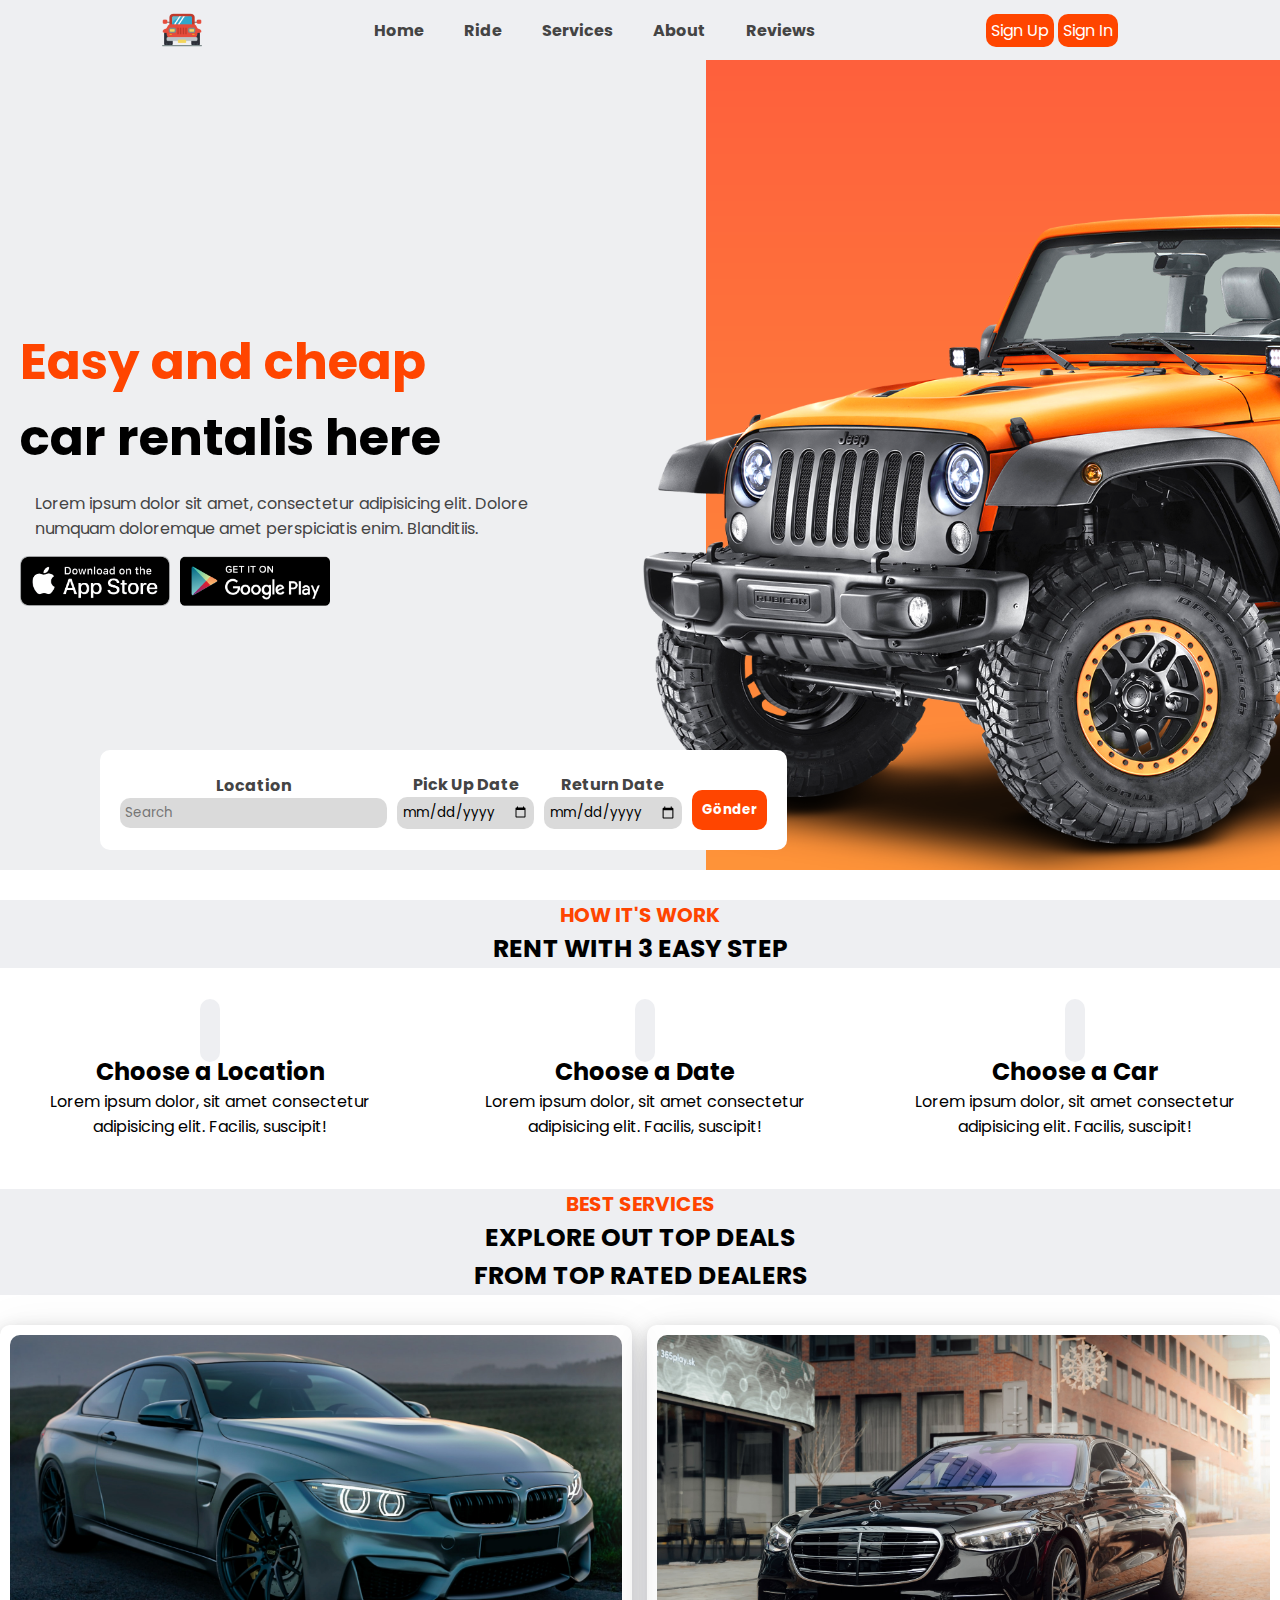
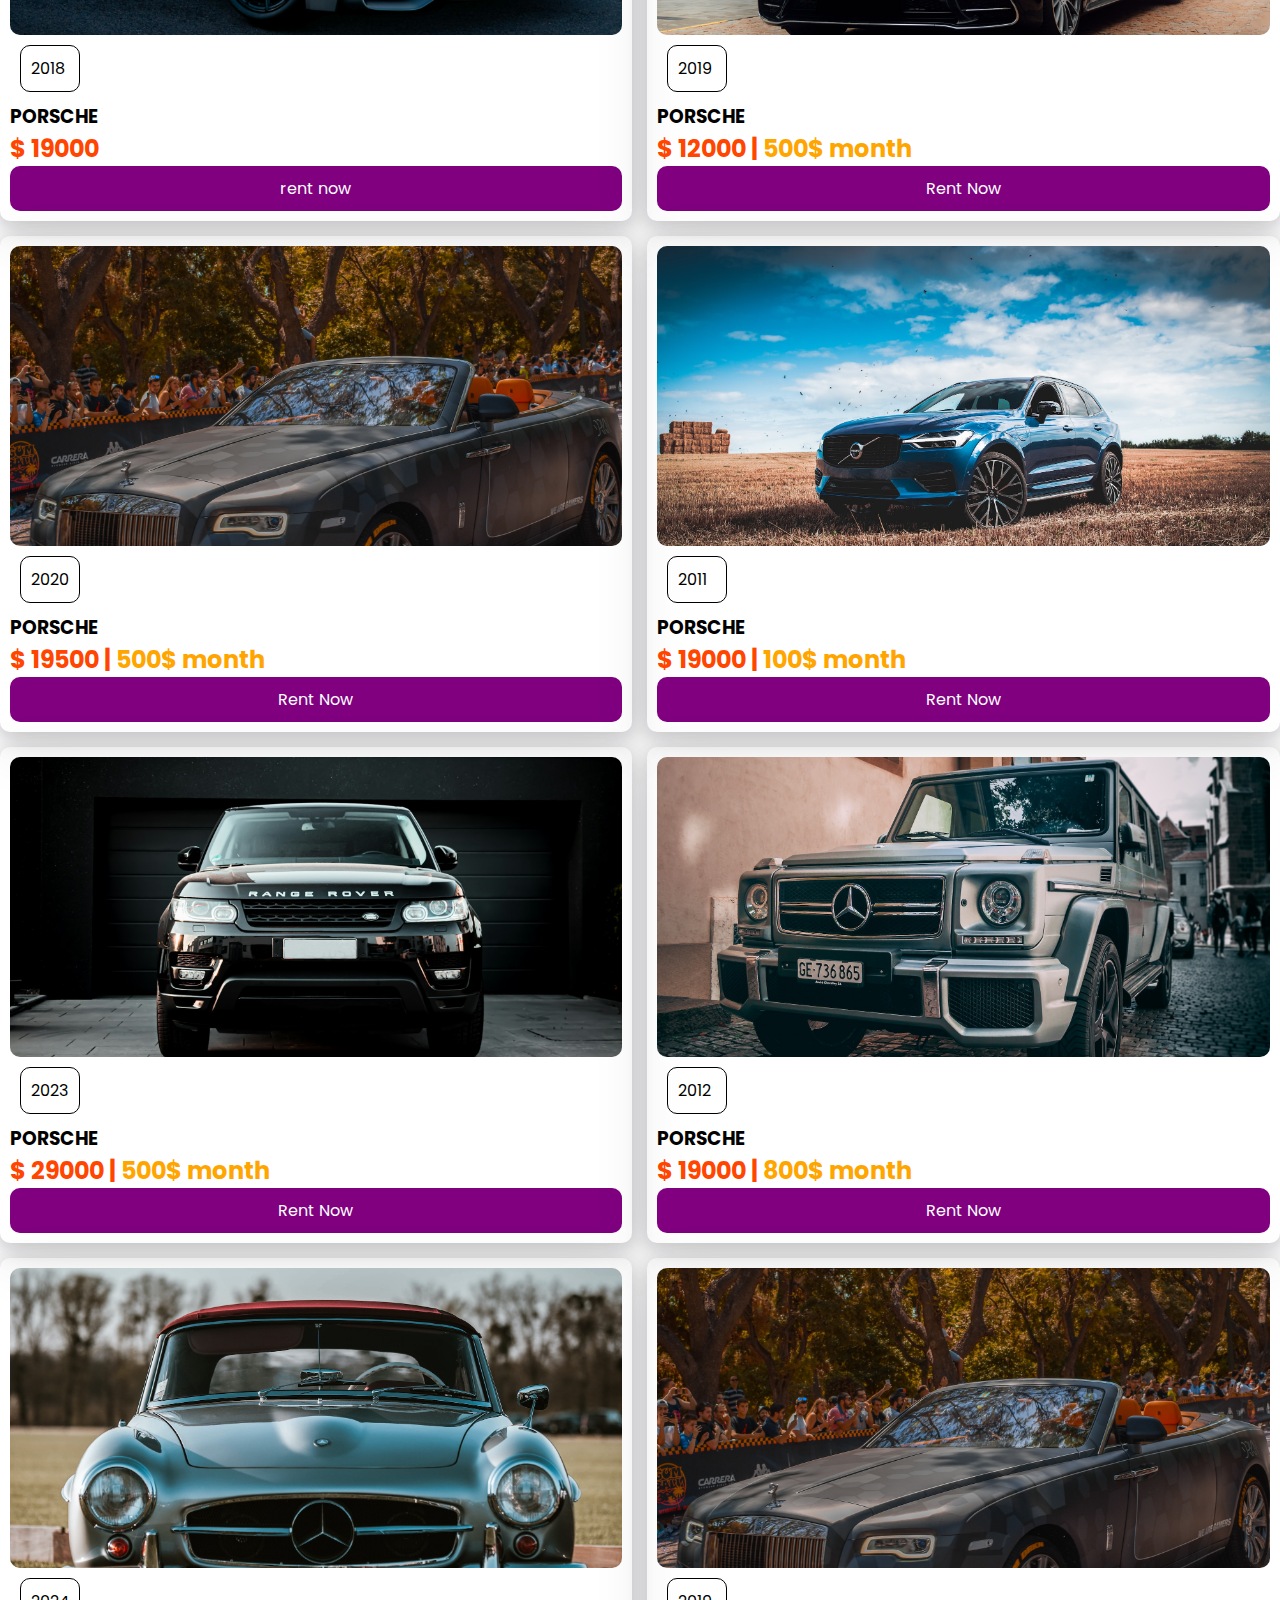
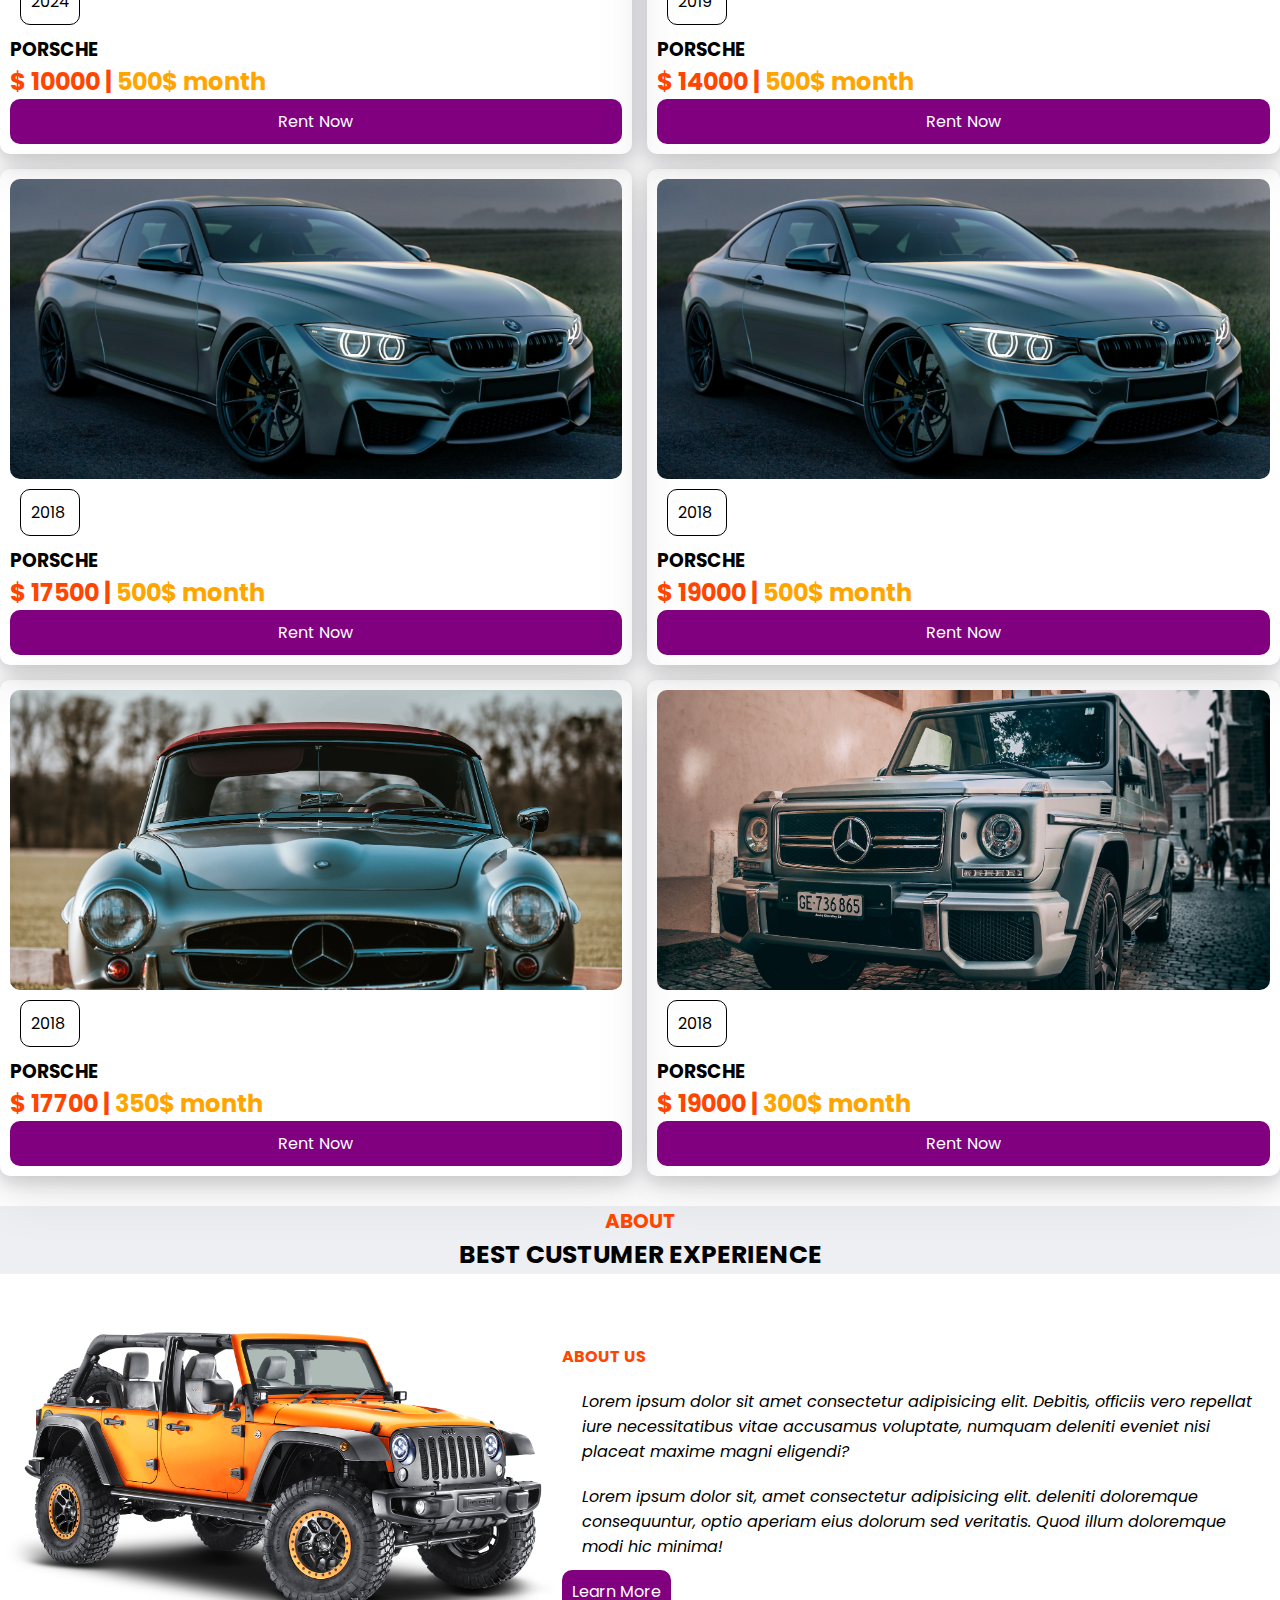
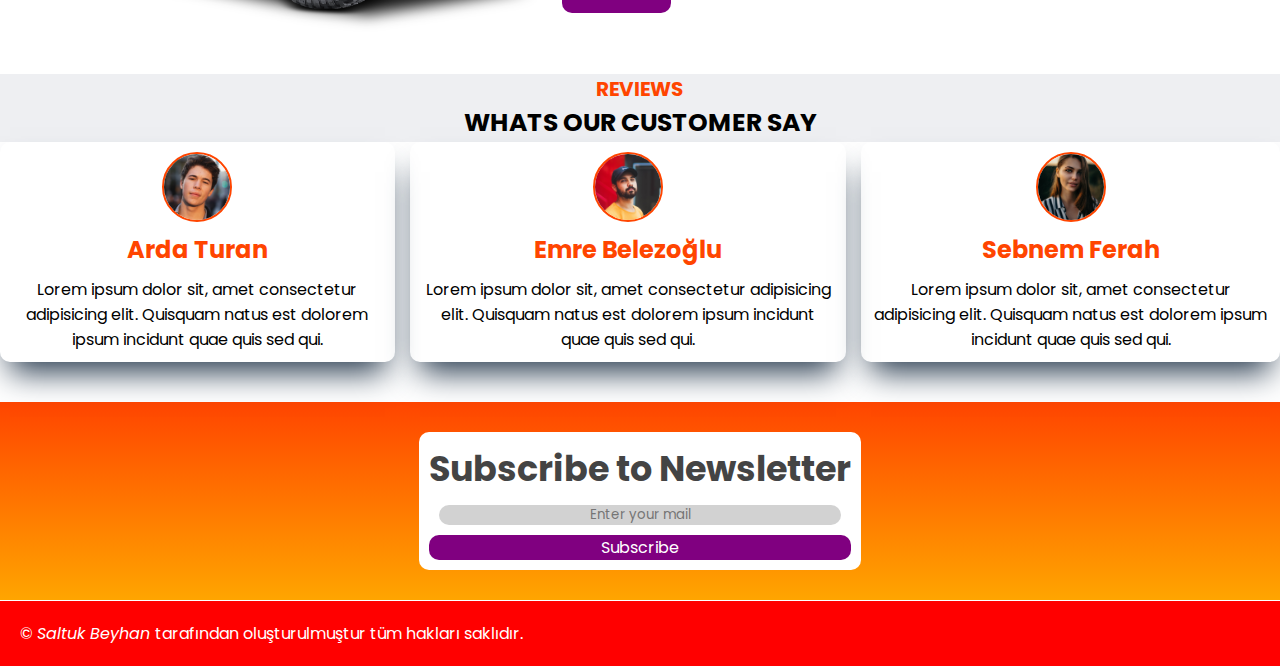
<file: index.html>
<!DOCTYPE html>
<html lang="en">
  <head>
    <meta charset="UTF-8" />
    <meta name="viewport" content="width=device-width, initial-scale=1.0" />
    <link
      rel="stylesheet"
      href="https://cdnjs.cloudflare.com/ajax/libs/font-awesome/6.5.1/css/all.min.css"
      integrity="sha512-DTOQO9RWCH3ppGqcWaEA1BIZOC6xxalwEsw9c2QQeAIftl+Vegovlnee1c9QX4TctnWMn13TZye+giMm8e2LwA=="
      crossorigin="anonymous"
      referrerpolicy="no-referrer"
    />
    <title>Car Rental App</title>
    <link rel="stylesheet" href="style.css" />
    <link rel="icon" href="images/jeep.png" />
  </head>
  <body>
    <!-- header -->
    <header>
      <img src="images/jeep.png" alt="" />

      <ul class="navbar">
        <li><a href="">Home</a></li>
        <li><a href="">Ride</a></li>
        <li><a href="">Services</a></li>
        <li><a href="">About</a></li>
        <li><a href="">Reviews</a></li>
      </ul>

      <div class="header-btn">
        <a href="">Sign Up</a>
        <a href="">Sign In</a>
      </div>
    </header>

    <!-- home -->
    <section class="home">
      <div class="text">
        <h1><span>Easy and cheap</span> <br />car rentalis here</h1>
        <p>
          Lorem ipsum dolor sit amet, consectetur adipisicing elit. Dolore
          numquam doloremque amet perspiciatis enim. Blanditiis.
        </p>
        <div class="app-stores">
          <img src="images/ios.png" alt="" />
          <img src="images/play.png" alt="" />
        </div>
      </div>
      <div class="form-container">
        <form>
          <div class="input-box">
            <span>Location</span>
            <input autofocus type="search" placeholder="Search" />
          </div>
          <div class="input-box">
            <span>Pick Up Date</span>
            <input type="date" />
          </div>
          <div class="input-box">
            <span>Return Date</span>
            <input type="date" placeholder="Search" />
          </div>
          <div class="input-box">
            <button>Gönder</button>
          </div>
        </form>
      </div>
    </section>

    <!-- ride -->
    <section>
      <div class="heading">
        <span>how it's work</span>
        <h1>rent with 3 easy step</h1>
      </div>
      <div class="ride-container">
        <div class="box">
          <i class="fa-solid fa-location-dot"></i>
          <h2>Choose a Location</h2>
          <p>
            Lorem ipsum dolor, sit amet consectetur adipisicing elit. Facilis,
            suscipit!
          </p>
        </div>
        <div class="box">
          <i class="fa-solid fa-calendar-days"></i>
          <h2>Choose a Date</h2>
          <p>
            Lorem ipsum dolor, sit amet consectetur adipisicing elit. Facilis,
            suscipit!
          </p>
        </div>
        <div class="box">
          <i class="fa-solid fa-car"></i>
          <h2>Choose a Car</h2>
          <p>
            Lorem ipsum dolor, sit amet consectetur adipisicing elit. Facilis,
            suscipit!
          </p>
        </div>
      </div>
    </section>

    <!-- services -->
    <section class="services">
      <div class="heading">
        <span>BEST SERVICES</span>
        <h1>
          Explore Out Top Deals <br />
          From Top Rated Dealers
        </h1>
      </div>
      <div class="services-container">
        <div class="box">
          <div class="box-img">
            <img src="images/car7.jpg" alt="" />
          </div>
          <p>2018</p>
          <h3>porsche</h3>
          <h2>$ 19000</h2>
          <a href="#">rent now</a>
        </div>
        <div class="box">
          <div class="box-img">
            <img src="images/car8.jpg" alt="" />
          </div>
          <p>2019</p>
          <h3>Porsche</h3>
          <h2>$ 12000 | <span> 500$ month</span></h2>
          <a href="">Rent Now</a>
        </div>

        <div class="box">
          <div class="box-img">
            <img src="images/car9.jpg" alt="" />
          </div>
          <p>2020</p>
          <h3>Porsche</h3>
          <h2>$ 19500 | <span> 500$ month</span></h2>
          <a href="">Rent Now</a>
        </div>

        <div class="box">
          <div class="box-img">
            <img src="images/car10.jpg" alt="" />
          </div>
          <p>2011</p>
          <h3>Porsche</h3>
          <h2>$ 19000 | <span> 100$ month</span></h2>
          <a href="">Rent Now</a>
        </div>

        <div class="box">
          <div class="box-img">
            <img src="images/car14.jpg" alt="" />
          </div>
          <p>2023</p>
          <h3>Porsche</h3>
          <h2>$ 29000 | <span> 500$ month</span></h2>
          <a href="">Rent Now</a>
        </div>

        <div class="box">
          <div class="box-img">
            <img src="images/car13.jpg" alt="" />
          </div>
          <p>2012</p>
          <h3>Porsche</h3>
          <h2>$ 19000 | <span> 800$ month</span></h2>
          <a href="">Rent Now</a>
        </div>

        <div class="box">
          <div class="box-img">
            <img src="images/car12.jpg" alt="" />
          </div>
          <p>2024</p>
          <h3>Porsche</h3>
          <h2>$ 10000 | <span> 500$ month</span></h2>
          <a href="">Rent Now</a>
        </div>

        <div class="box">
          <div class="box-img">
            <img src="images/car9.jpg" alt="" />
          </div>
          <p>2019</p>
          <h3>Porsche</h3>
          <h2>$ 14000 | <span> 500$ month</span></h2>
          <a href="">Rent Now</a>
        </div>

        <div class="box">
          <div class="box-img">
            <img src="images/car7.jpg" alt="" />
          </div>
          <p>2018</p>
          <h3>Porsche</h3>
          <h2>$ 17500 | <span> 500$ month</span></h2>
          <a href="">Rent Now</a>
        </div>

        <div class="box">
          <div class="box-img">
            <img src="images/car7.jpg" alt="" />
          </div>
          <p>2018</p>
          <h3>Porsche</h3>
          <h2>$ 19000 | <span> 500$ month</span></h2>
          <a href="">Rent Now</a>
        </div>

        <div class="box">
          <div class="box-img">
            <img src="images/car12.jpg" alt="" />
          </div>
          <p>2018</p>
          <h3>Porsche</h3>
          <h2>$ 17700 | <span> 350$ month</span></h2>
          <a href="">Rent Now</a>
        </div>

        <div class="box">
          <div class="box-img">
            <img src="images/car13.jpg" alt="" />
          </div>
          <p>2018</p>
          <h3>Porsche</h3>
          <h2>$ 19000 | <span> 300$ month</span></h2>
          <a href="">Rent Now</a>
        </div>
      </div>
    </section>

    <!-- about -->

    <section class="about">
      <div class="heading">
        <span>about</span>
        <h1>best custumer experience</h1>
      </div>
      <div class="about-container">
        <div class="about-img">
          <img src="images/about.png" alt="" />
        </div>
        <div class="about-text">
          <span>about us</span>
          <p>
            Lorem ipsum dolor sit amet consectetur adipisicing elit. Debitis,
            officiis vero repellat iure necessitatibus vitae accusamus
            voluptate, numquam deleniti eveniet nisi placeat maxime magni
            eligendi?
          </p>
          <p>
            Lorem ipsum dolor sit, amet consectetur adipisicing elit. deleniti
            doloremque consequuntur, optio aperiam eius dolorum sed veritatis.
            Quod illum doloremque modi hic minima!
          </p>
          <a href="">learn more</a>
        </div>
      </div>
    </section>

    <!-- ! reviews -->
    <section class="reviews">
      <div class="heading">
        <span>reviews</span>
        <h1>whats our customer say</h1>
      </div>

      <div class="reviews-container">
        <div class="box">
          <div class="rew-img">
            <img src="images/rev1.jpg" alt="" />
          </div>
          <h2>arda turan</h2>
          <div class="stars">
            <i class="fa-solid fa-star"></i>
            <i class="fa-solid fa-star"></i>
            <i class="fa-solid fa-star"></i>
            <i class="fa-solid fa-star"></i>
            <i class="fa-solid fa-star-half-stroke"></i>
          </div>
          <p>
            Lorem ipsum dolor sit, amet consectetur adipisicing elit. Quisquam
            natus est dolorem ipsum incidunt quae quis sed qui.
          </p>
        </div>

        <div class="box">
          <div class="rew-img">
            <img src="images/rev2.jpg" alt="" />
          </div>
          <h2>emre belezoğlu</h2>
          <div class="stars">
            <i class="fa-solid fa-star"></i>
            <i class="fa-solid fa-star"></i>
            <i class="fa-solid fa-star"></i>
            <i class="fa-solid fa-star"></i>
            <i class="fa-solid fa-star-half-stroke"></i>
          </div>
          <p>
            Lorem ipsum dolor sit, amet consectetur adipisicing elit. Quisquam
            natus est dolorem ipsum incidunt quae quis sed qui.
          </p>
        </div>

        <div class="box">
          <div class="rew-img">
            <img src="images/rev3.jpg" alt="" />
          </div>
          <h2>sebnem ferah</h2>
          <div class="stars">
            <i class="fa-solid fa-star"></i>
            <i class="fa-solid fa-star"></i>
            <i class="fa-solid fa-star"></i>
            <i class="fa-solid fa-star"></i>
            <i class="fa-solid fa-star-half-stroke"></i>
          </div>
          <p>
            Lorem ipsum dolor sit, amet consectetur adipisicing elit. Quisquam
            natus est dolorem ipsum incidunt quae quis sed qui.
          </p>
        </div>
      </div>
    </section>

    <!-- newsletter -->
    <section class="newsletter">
      <div class="mail-box">
        <h2>Subscribe to Newsletter</h2>
        <input type="text" placeholder="Enter your mail" />
        <a href="mail.html">Subscribe</a>
      </div>
    </section>

    <div class="copyright">
      <p>
        &#169;
        <a target="_blank" href="https://github.com/EyupSaltukB"
          >Saltuk Beyhan </a
        >tarafından oluşturulmuştur tüm hakları saklıdır.
      </p>
      <div class="social">
        <i class="fa-brands fa-linkedin"></i>
        <i class="fa-brands fa-square-instagram"></i>
        <i class="fa-brands fa-pinterest"></i>
        <i class="fa-brands fa-x-twitter"></i>
      </div>
    </div>
  </body>
</html>
</file>
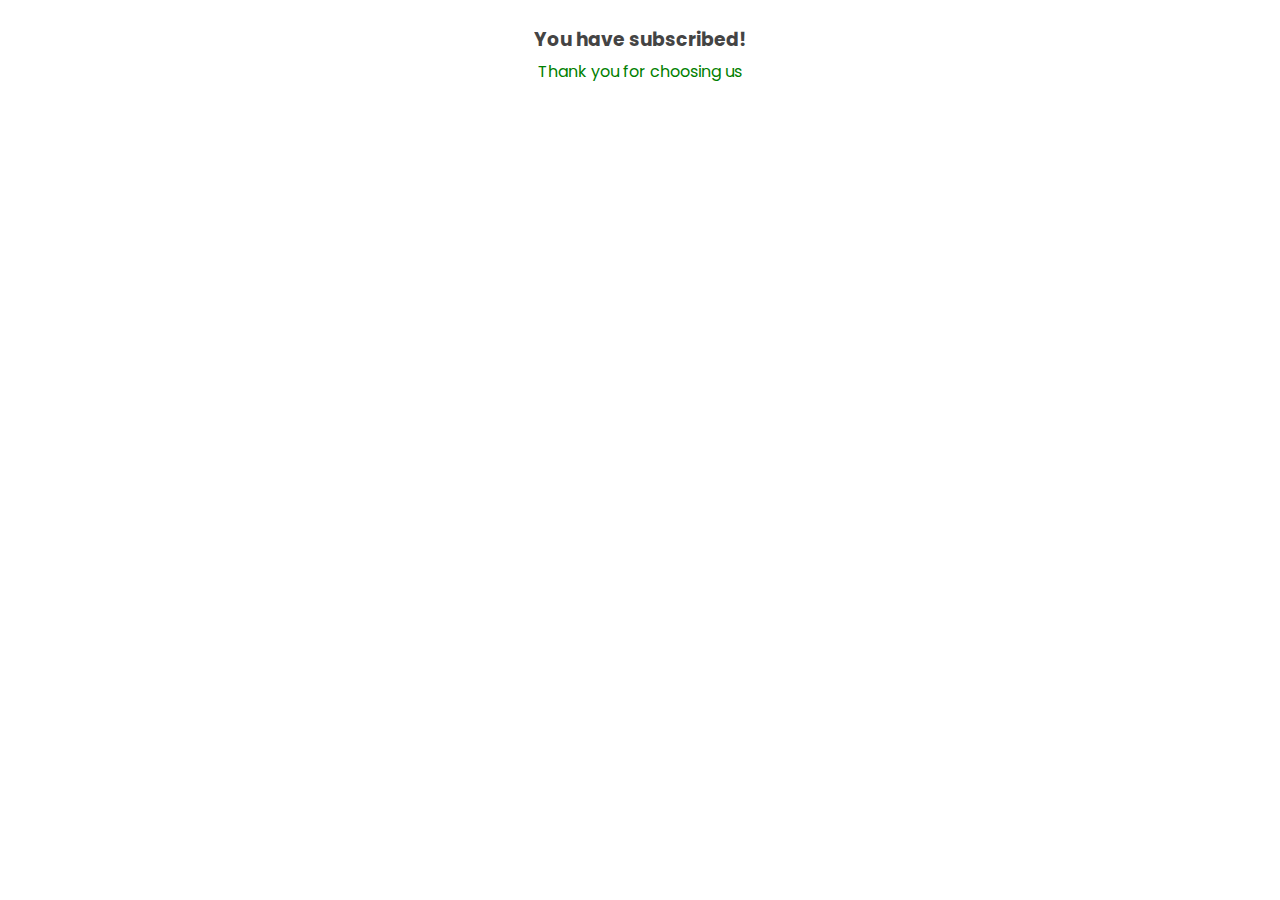
<file: mail.html>
<!DOCTYPE html>
<html lang="en">

<head>
    <meta charset="UTF-8">
    <meta name="viewport" content="width=device-width, initial-scale=1.0">
    <title>Document</title>
    <link rel="stylesheet" href="https://cdnjs.cloudflare.com/ajax/libs/font-awesome/6.5.1/css/all.min.css"
        integrity="sha512-DTOQO9RWCH3ppGqcWaEA1BIZOC6xxalwEsw9c2QQeAIftl+Vegovlnee1c9QX4TctnWMn13TZye+giMm8e2LwA=="
        crossorigin="anonymous" referrerpolicy="no-referrer" />
        <link rel="stylesheet" href="style.css">
</head>

<body>
    <div class="mail-box">
        <i class="fa-solid fa-circle-check"></i>
        <h3>You have subscribed!
        </h3>
        <span>Thank you for choosing us</span>
    </div>
</body>

</html>
</file>
<file: style.css>
@import url("https://fonts.googleapis.com/css2?family=Poppins:wght@100;200;300;400;500;600;700;800;900&display=swap");

* {
  margin: 0;
  padding: 0;
  box-sizing: border-box;
  font-family: "Poppins", sans-serif;
}
:root {
  --main-color: orangered;
  --second-color: orange;
  --text-color: #444;
  --bg-color: #eeeff2;
}
/*! header */
header {
  display: flex;
  justify-content: space-evenly;
  align-items: center;
  background-color: var(--bg-color);
  padding: 10px;
}
header img {
  width: 40px;
}
.navbar {
  display: flex;
}
.navbar li {
  list-style-type: none;
}
.navbar a {
  text-decoration: none;
  padding: 10px 20px;
  font-weight: bold;
  color: var(--text-color);
}
.navbar a:hover {
  color: var(--main-color);
  transition: 0.3s;
}

.header-btn a {
  background-color: var(--main-color);
  color: white;
  border-radius: 10px;
  padding: 5px;
  text-decoration: none;
}
.header-btn a:hover {
  background-color: var(--text-color);
  transition: 0.3s;
}
/* home */
.home {
  background: url(images/Car\ Website\ –\ 1@2x.png);
  width: 100%;
  height: 90vh;
  background-position: 50% 40%;
  display: grid;
  grid-template-columns: repeat(2, 1fr);
  align-items: center;
}
.text {
  padding: 20px;
}
.text h1 {
  font-size: 50px;
}
.text span {
  color: var(--main-color);
}
.text p {
  margin: 15px;
  color: #444;
}
.app-stores {
  display: flex;
  gap: 10px;
}
.app-stores img {
  width: 150px;
  cursor: pointer;
}
.form-container form {
  display: flex;
  align-items: center;
  background-color: #fff;
  gap: 10px;
  padding: 20px;
  border-radius: 10px;
  position: absolute;
  bottom: 50px;
  left: 100px;
}
.input-box {
  display: flex;
  flex-direction: column;
  align-items: center;
}
.input-box span {
  font-weight: bold;
  color: var(--text-color);
}
.input-box input {
  padding: 5px;
  outline: none;
  border: none;
  background-color: rgba(128, 128, 128, 0.296);
  border-radius: 10px;
}
.input-box button {
  background-color: var(--main-color);
  color: white;
  border: none;
  padding: 10px;
  border-radius: 10px;
  margin-top: 20px;
  font-weight: bold;
}
.input-box button:hover {
  background-color: var(--text-color);
  cursor: pointer;
  transition: 0.3s;
  scale: 0.95;
}
/* ride */
.heading {
  text-transform: uppercase;
  text-align: center;
  margin-top: 30px;
  background-color: var(--bg-color);
}
.heading h1 {
  font-size: 25px;
}
.heading span {
  color: var(--main-color);
  font-weight: bold;
  font-size: 20px;
}
.ride-container {
  display: grid;
  grid-template-columns: repeat(3, auto);
  gap: 20px;
  margin-top: 20px;
}
.ride-container .box {
  text-align: center;
  padding: 20px;
}
.ride-container .box i {
  font-size: 30px;
  background-color: var(--bg-color);
  color: var(--main-color);
  padding: 10px;
  border-radius: 10px;
}
.ride-container .box i:hover {
  background-color: var(--main-color);
  color: #fff;
  transition: 0.3s;
  cursor: pointer;
  scale: 0.95;
}
.ride-container .box h2 {
  font-weight: bold;
}

/* services */
.services-container {
  display: grid;
  grid-template-columns: repeat(auto-fit, minmax(450px, auto));
  gap: 15px;
  margin-top: 30px;
  /* display: grid;
  grid-template-columns: repeat(3, auto); */
}
.services-container .box {
  border-radius: 10px;
  padding: 10px;
  box-shadow: rgba(17, 17, 26, 0.1) 0px 4px 16px,
    rgba(17, 17, 26, 0.1) 0px 8px 24px, rgba(17, 17, 26, 0.1) 0px 16px 56px;
}
.services-container .box:hover {
  cursor: pointer;
  scale: 1.03;
  transition: 0.3s;
}
.services-container .box .box-img {
  width: 100%;
  height: 300px;
}
.services-container .box .box-img img {
  width: 100%;
  height: 100%;
  object-fit: cover;
  object-position: cover;
  border-radius: 10px;
}
.services-container .box p {
  padding: 10px;
  border: 1px solid black;
  width: 60px;
  border-radius: 10px;
  margin: 10px;
}
.services-container .box h3 {
  font-weight: bold;
  text-transform: uppercase;
}
.services-container .box h2 {
  color: var(--main-color);
}
.services-container .box h2 span {
  color: var(--second-color);
}
.services-container .box a {
  background-color: purple;
  color: #fff;
  padding: 10px;
  border-radius: 10px;
  text-decoration: none;
  display: flex;
  justify-content: center;
}
.services-container .box a:hover {
  background-color: var(--text-color);
  transition: 0.3s;
}

/* ! about */
.about-container {
  display: grid;
  grid-template-columns: repeat(2, auto);
  margin-top: 30px;
  align-items: center;
}
.about .about-img img {
  width: 100%;
}
.about-text span {
  color: var(--main-color);
  text-transform: uppercase;
  font-weight: bold;
}
.about-text p {
  margin: 20px;
  font-style: italic;
}
.about-text a {
  background-color: purple;
  color: #fff;
  padding: 10px;
  text-decoration: none;
  border-radius: 10px;
  text-transform: capitalize;
}
.about-text a:hover {
  background-color: var(--text-color);
  transition: 0.3s;
}

/* reviews */
.reviews-container {
  display: grid;
  grid-template-columns: repeat(3, auto);
  gap: 15px;
}
.reviews-container .box .rew-img {
  width: 70px;
  height: 70px;
}

.rew-img img {
  width: 100%;
  height: 100%;
  border: 2px solid orangered;
  border-radius: 50%;
  object-fit: cover;
}
.reviews-container .box {
  display: flex;
  flex-direction: column;
  align-items: center;
  padding: 10px;
  text-align: center;
  box-shadow: rgb(38, 57, 77) 0px 20px 30px -10px;
  border-radius: 10px;
}
.reviews-container .box:hover {
  scale: 1.03;
  transition: 0.3s;
}
.reviews-container .box h2 {
  text-transform: capitalize;
  color: var(--main-color);
  padding: 10px;
}

.reviews-container .box i {
  color: orange;
}
/* newsletter */

.newsletter {
  background: linear-gradient(orangered, orange);
  margin-top: 40px;
  padding: 10px;
  display: flex;
  flex-direction: column;
  align-items: center;
}

.newsletter h2 {
  color: var(--text-color);
  font-size: 35px;
}

.newsletter .mail-box {
  background-color: #fff;
  border-radius: 10px;
  padding: 10px;
  display: flex;
  flex-direction: column;
  text-align: center;
}

.newsletter .mail-box input {
  border: none;
  outline: none;
  text-align: center;
  margin: 10px;
  background-color: rgba(128, 128, 128, 0.352);
  border-radius: 10px;
}

.newsletter .mail-box a {
  background-color: purple;
  color: #fff;
  text-decoration: none;
  border-radius: 10px;
}

.newsletter .mail-box a:hover {
  scale: 1.03;
  transition: 0.5s;
  background: var(--main-color);
}

.copyright {
  display: flex;
  justify-content: space-between;
  align-items: center;
  background-color: red;
  color: #fff;
  border-top: 1px solid #fff;
  padding: 20px;
}

.copyright a {
  color: #fff;
  text-decoration: none;
  font-style: italic;
}

.social i {
  font-size: 20px;
  color: #444;
}

.social i:hover {
  color: #fff;
  cursor: pointer;
}

/* MEDIA */
@media (max-width: 650px) {
  .header-btn {
    display: flex;
    gap: 10px;
    margin: 10px;
  }
  .form-container form {
    display: flex;
    flex-direction: column;
    opacity: 0.9;
    transition: 0.9s;
    margin-left: 200px;
  }
  header {
    display: flex;
    flex-direction: column;
  }
}

/* mail html */
.mail-box {
  display: flex;
  justify-content: center;
  flex-direction: column;
  text-align: center;
  height: 100%;
  margin: 20px;
}

.mail-box h3 {
  color: var(--text-color);
  margin: 5px;
}

.mail-box span {
  color: green;
}

.mail-box i {
  color: green;
  font-size: 50px;
}

@media (max-width: 650px) {
  .header-btn {
    display: flex;
    flex-direction: column;
    gap: 5px;
  }
  .form-container form {
    display: flex;
    flex-direction: column;
    opacity: 0.9;
    transition: 0.9s;
    margin-left: 250px;
  }
  /* .services-container {
    display: grid;
    grid-template-columns: repeat(1, auto);
  } */
}
</file>
